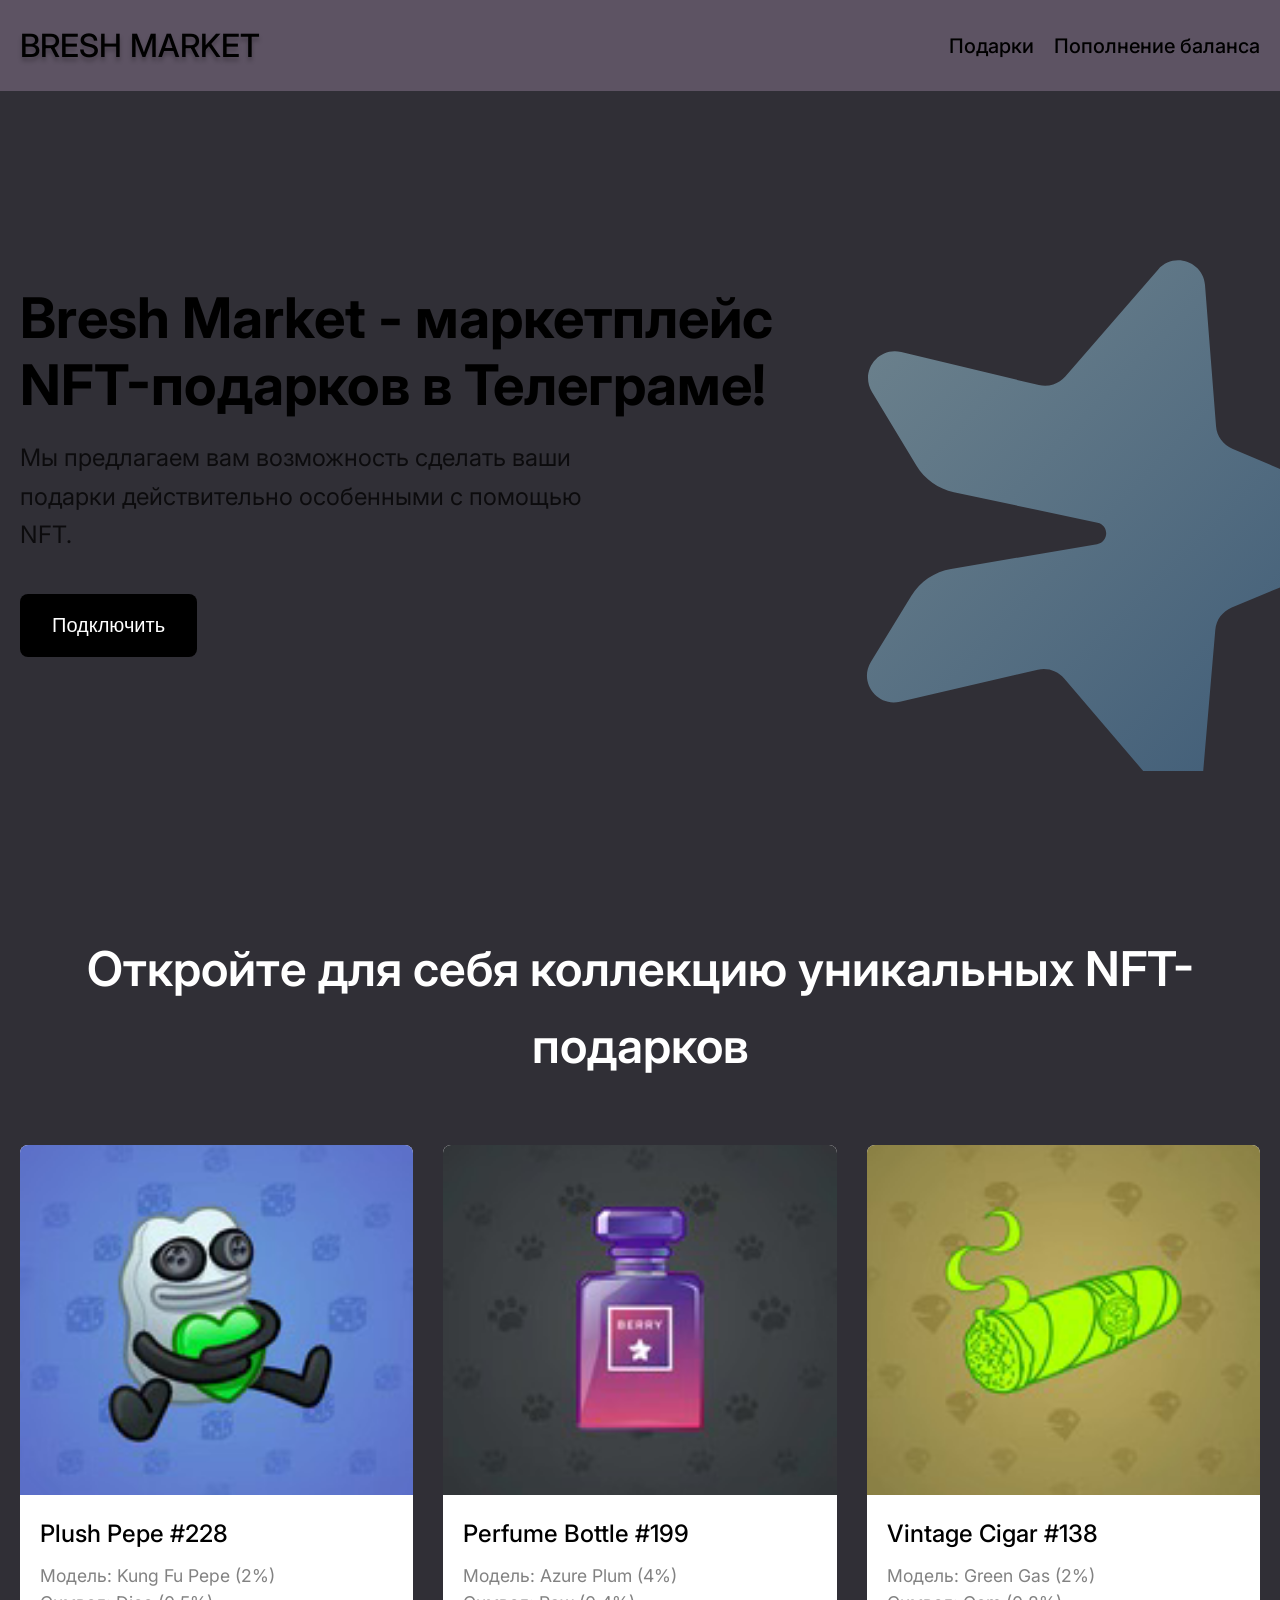
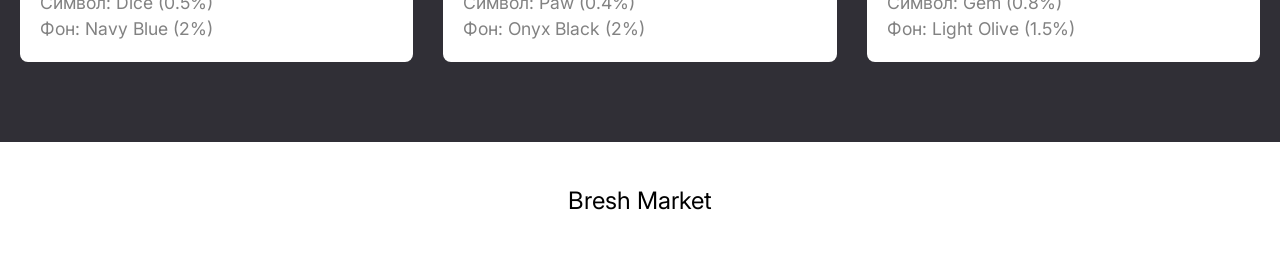
<file: kyrsach/index.html>
<!DOCTYPE html>
<html lang="ru">
<head>
    <meta charset="UTF-8">
    <meta name="viewport" content="width=device-width, initial-scale=1.0">
    <title>BreshMarket - NFT маркетплейс</title>
    <link href="https://fonts.googleapis.com/css?family=Inter&display=swap" rel="stylesheet">
    <link href="./css/main.css" rel="stylesheet">
</head>
<body>
<div class="page-wrapper">
    <header class="header">
        <div class="container header-container">
            <a href="index.html" class="nav-link"><h1 class="logo">BRESH MARKET</h1></a>
            <nav class="nav">
                <a href="market.html" class="nav-link">Подарки</a>
                <a href="top_up.html" class="nav-link">Пополнение баланса</a>
            </nav>
        </div>
    </header>

    <main class="main-content">
        <section class="hero-section">
            <div class="container hero-container">
                <div class="hero-text">
                    <h2 class="hero-title">Bresh Market - маркетплейс NFT-подарков в Телеграме!</h2>
                    <p class="hero-description">Мы предлагаем вам возможность сделать ваши подарки действительно особенными с помощью NFT.</p>
                    <button class="connect-btn large-btn">Подключить</button>
                </div>
                <div class="hero-image">
                    <img src="images/tg_star.svg" alt="Telegram Star" class="star-image">
                </div>
            </div>
        </section>

        <section class="collection-section">
            <div class="container">
                <h2 class="section-title">Откройте для себя коллекцию уникальных NFT-подарков</h2>
                <div class="nft-grid">
                    <div class="nft-card">
                        <div class="nft-image-container">
                            <img src="images/PlushPepe228.png" alt="Plush Pepe #228" class="nft-image">
                        </div>
                        <div class="nft-info">
                            <h3 class="nft-name">Plush Pepe #228</h3>
                            <p class="nft-description">
                                Модель: Kung Fu Pepe (2%)<br>
                                Символ: Dice (0.5%)<br>
                                Фон: Navy Blue (2%)
                            </p>
                        </div>
                    </div>

                    <div class="nft-card">
                        <div class="nft-image-container">
                            <img src="images/PerfumeBottle199.png" alt="Perfume Bottle #199" class="nft-image">
                        </div>
                        <div class="nft-info">
                            <h3 class="nft-name">Perfume Bottle #199</h3>
                            <p class="nft-description">
                                Модель: Azure Plum (4%)<br>
                                Символ: Paw (0.4%)<br>
                                Фон: Onyx Black (2%)
                            </p>
                        </div>
                    </div>

                    <div class="nft-card">
                        <div class="nft-image-container">
                            <img src="images/VintageCigar138.png" alt="Vintage Cigar #138" class="nft-image">
                        </div>
                        <div class="nft-info">
                            <h3 class="nft-name">Vintage Cigar #138</h3>
                            <p class="nft-description">
                                Модель: Green Gas (2%)<br>
                                Символ: Gem (0.8%)<br>
                                Фон: Light Olive (1.5%)
                            </p>
                        </div>
                    </div>
                </div>
            </div>
        </section>
    </main>

    <footer class="footer">
        <div class="container footer-container">
            <p class="footer-text">Bresh Market</p>
        </div>
    </footer>
</div>
</body>
</html>
</file>
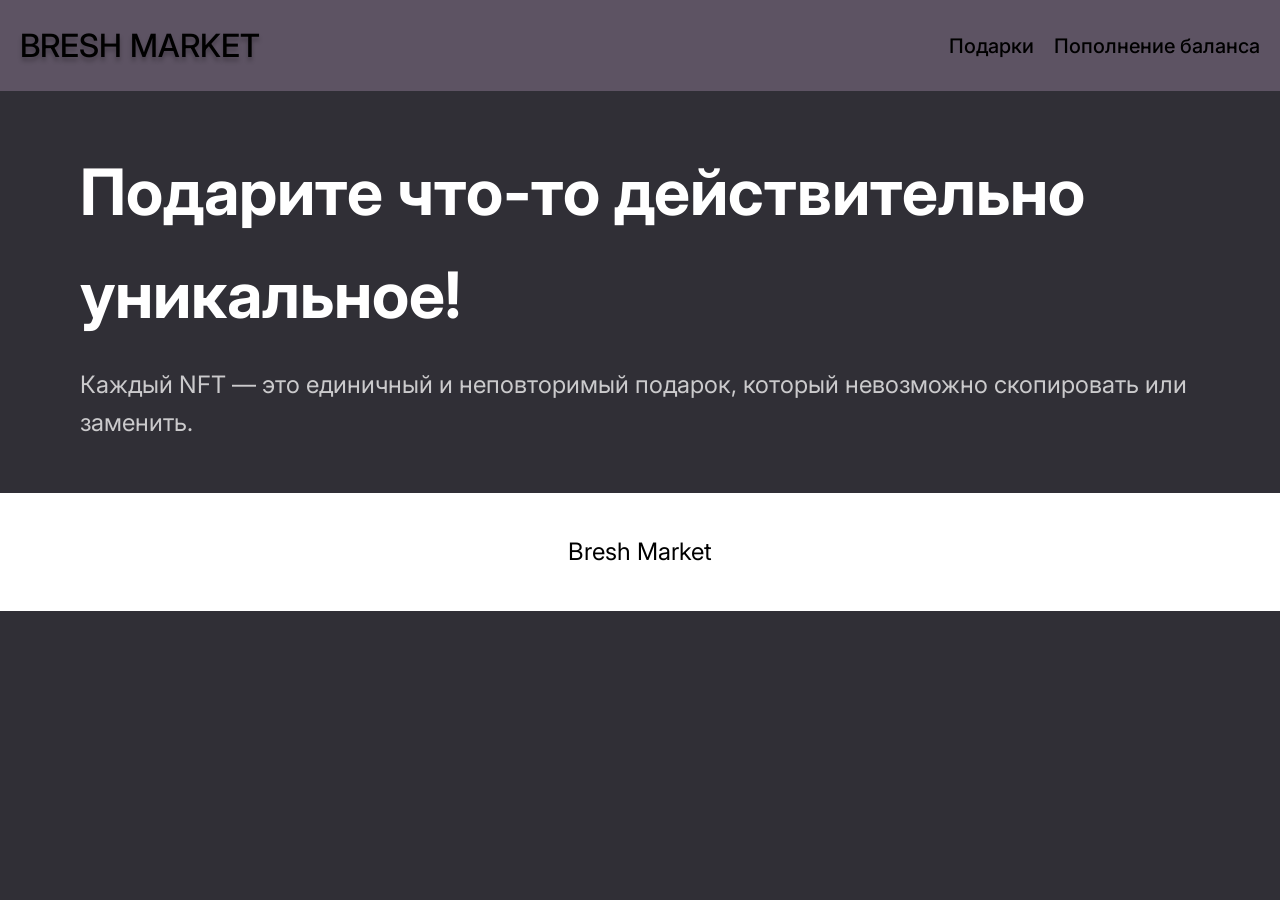
<file: kyrsach/market.html>
<!DOCTYPE html>
<html lang="ru">
<head>
    <meta charset="UTF-8">
    <meta name="viewport" content="width=device-width, initial-scale=1.0">
    <title>BRESH MARKET — NFT подарки</title>
    <link href="https://fonts.googleapis.com/css?family=Inter&display=swap" rel="stylesheet">
    <link href="css/main.css" rel="stylesheet">
    <link href="css/market.css" rel="stylesheet">
</head>
<body>
<div class="page-wrapper">
    <header class="header">
        <div class="container header-container">
            <a href="index.html" class="nav-link"><h1 class="logo">BRESH MARKET</h1></a>
            <nav class="nav">
                <a href="market.html" class="nav-link">Подарки</a>
                <a href="top_up.html" class="nav-link">Пополнение баланса</a>
            </nav>
        </div>
    </header>

    <main class="main-content">
        <section class="hero">
            <div class="container">
                <h1>Подарите что-то действительно уникальное!</h1>
                <p>Каждый NFT — это единичный и неповторимый подарок, который невозможно скопировать или заменить.</p>
            </div>
        </section>

        <section class="nft-grid" id="nftGrid">
        </section>
    </main>

    <footer class="footer">
        <div class="container footer-container">
            <p class="footer-text">Bresh Market</p>
        </div>
    </footer>
</div>
<script src="js/api_market.js"></script>
</body>
</html>
</file>
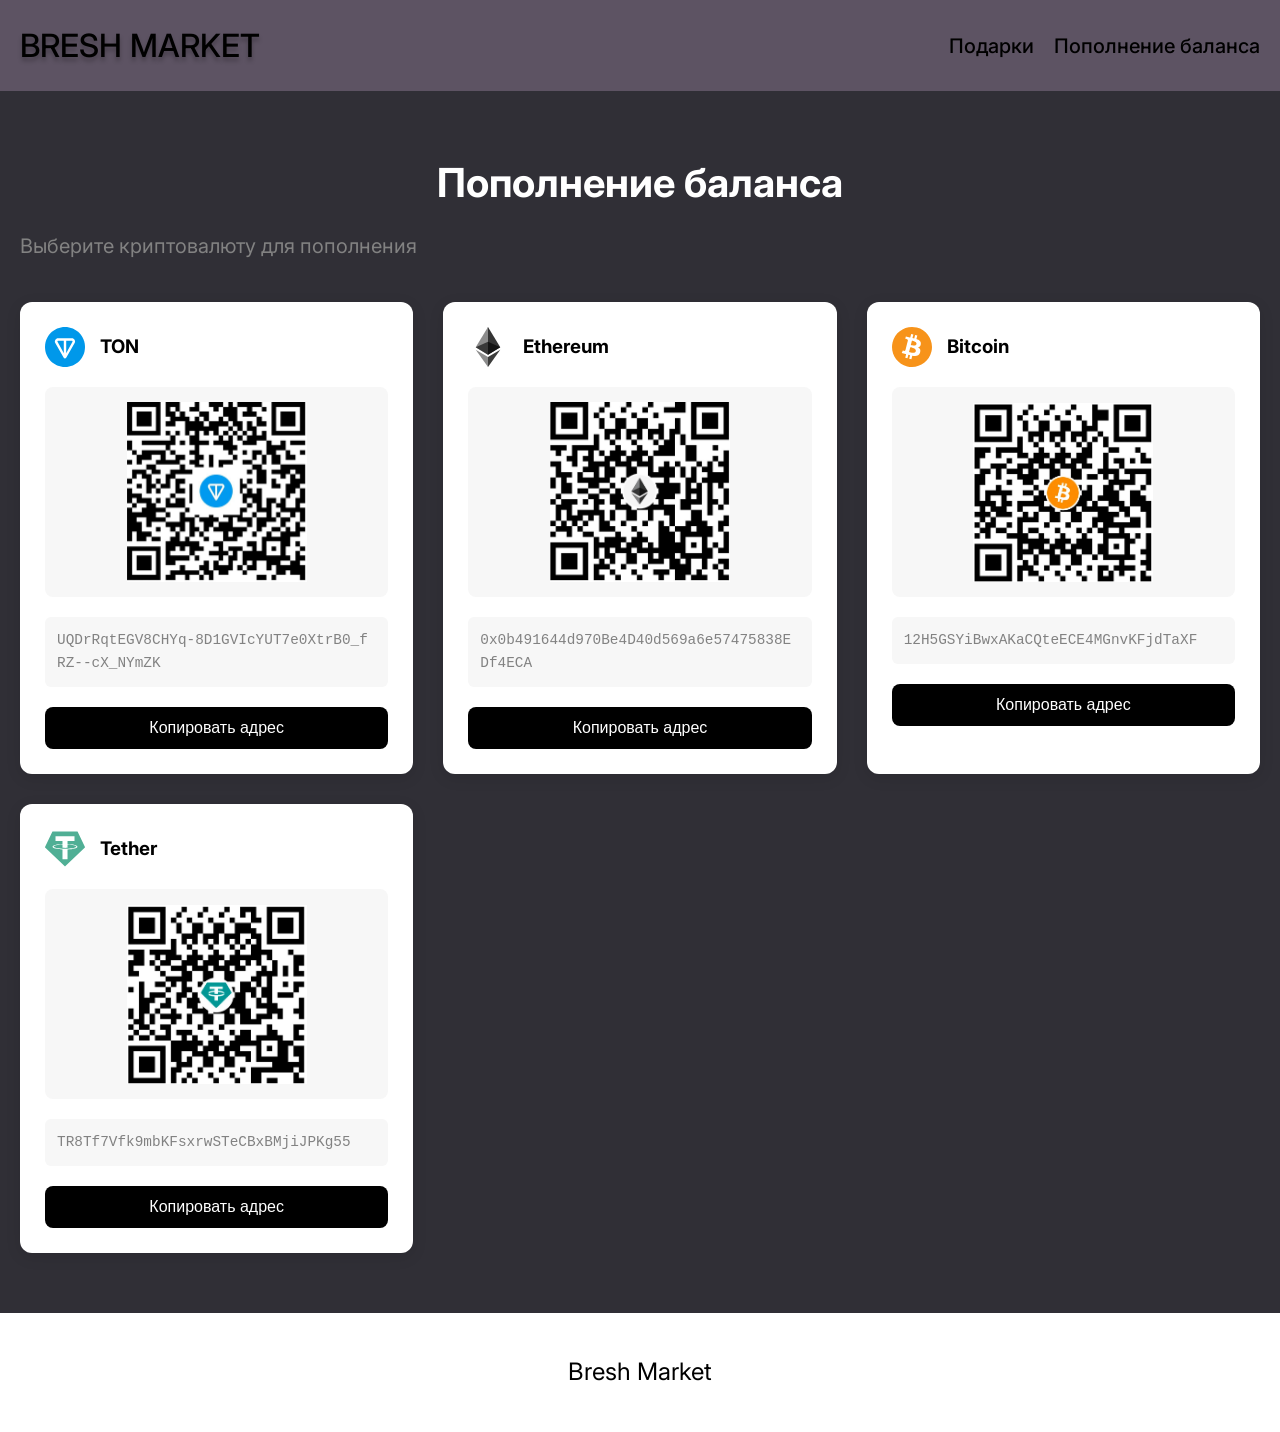
<file: kyrsach/top_up.html>
<!DOCTYPE html>
<html lang="ru">
<head>
    <meta charset="UTF-8">
    <meta name="viewport" content="width=device-width, initial-scale=1.0">
    <title>BRESH MARKET - Пополнение баланса</title>
    <link href="https://fonts.googleapis.com/css?family=Inter:wght@400;500;600;700&display=swap" rel="stylesheet">
    <link href="css/main.css" rel="stylesheet">
    <link href="css/top_up.css" rel="stylesheet">
</head>
<body>
<div class="page-wrapper">
    <header class="header">
        <div class="container header-container">
            <a href="index.html" class="nav-link"><h1 class="logo">BRESH MARKET</h1></a>
            <nav class="nav">
                <a href="market.html" class="nav-link">Подарки</a>
                <a href="top_up.html" class="nav-link">Пополнение баланса</a>
            </nav>
        </div>
    </header>

    <main class="main-content">
        <div class="container">
            <section class="payment-section">
                <h1 class="section-title">Пополнение баланса</h1>
                <p class="section-subtitle">Выберите криптовалюту для пополнения</p>

                <div class="crypto-grid" id="cryptoGrid">
                </div>
            </section>
        </div>
    </main>

    <footer class="footer">
        <div class="container footer-container">
            <p class="footer-text">Bresh Market</p>
        </div>
    </footer>
</div>
<script src="js/top_up.js"></script>
</body>
</html>
</file>
<file: kyrsach/css/main.css>
* {
    box-sizing: border-box;
    margin: 0;
    padding: 0;
}

html {
    height: 100%;
    font-size: 16px;
}

body {
    min-height: 100%;
    font-family: 'Inter', sans-serif;
    background-color: #302f36;
    color: #000000;
    display: flex;
    flex-direction: column;
    line-height: 1.6;
}

.page-wrapper {
    flex: 1;
    display: flex;
    flex-direction: column;
    width: 100%;
}

.container {
    width: 100%;
    max-width: 1440px;
    margin: 0 auto;
    padding: 0 20px;
}

.header {
    background-color: #5d5363;
    width: 100%;
    padding: 20px 0;
}

.header-container {
    display: flex;
    justify-content: space-between;
    align-items: center;
    flex-wrap: wrap;
    gap: 20px;
}

.logo {
    font-size: 2rem;
    font-weight: 500;
    color: #000000;
    text-shadow: 0px 4px 4px rgba(0, 0, 0, 0.25);
}

.nav {
    display: flex;
    align-items: center;
    gap: 20px;
}

.nav-link {
    color: #000000;
    text-decoration: none;
    font-size: 1.25rem;
    font-weight: 500;
    transition: opacity 0.3s;
}

.nav-link:hover {
    opacity: 0.8;
}

.connect-btn {
    background-color: #000000;
    color: #ffffff;
    border: none;
    border-radius: 8px;
    padding: 14px 24px;
    font-size: 1rem;
    font-weight: 500;
    cursor: pointer;
    transition: all 0.3s;
}

.connect-btn:hover {
    opacity: 0.9;
    transform: translateY(-2px);
}

.hero-section {
    width: 100%;
    padding: 80px 0;
    position: relative;
    overflow: hidden;
}

.hero-container {
    display: flex;
    align-items: center;
    position: relative;
    min-height: 600px;
}

.hero-text {
    flex: 1;
    max-width: 800px;
    z-index: 2;
}

.hero-title {
    font-size: 3.5rem;
    font-weight: 700;
    margin-bottom: 20px;
    line-height: 1.2;
}

.hero-description {
    font-size: 1.5rem;
    color: rgba(0, 0, 0, 0.75);
    margin-bottom: 40px;
    max-width: 600px;
}

.large-btn {
    padding: 20px 32px;
    font-size: 1.25rem;
}

.hero-image {
    position: absolute;
    right: 0;
    top: 50%;
    transform: translateY(-50%);
    width: 600px;
    height: 600px;
    z-index: 1;
}

.star-image {
    width: 100%;
    height: 100%;
    object-fit: contain;
}

.collection-section {
    width: 100%;
    padding: 80px 0;
    background-color: #302f36;
}

.section-title {
    font-size: 3rem;
    font-weight: 600;
    text-align: center;
    margin-bottom: 60px;
    color: #ffffff;
}

.nft-grid {
    display: grid;
    grid-template-columns: repeat(auto-fill, minmax(350px, 1fr));
    gap: 30px;
    width: 100%;
}

.nft-card {
    background-color: #ffffff;
    border-radius: 8px;
    overflow: hidden;
    transition: transform 0.3s;
}

.nft-card:hover {
    transform: translateY(-5px);
}

.nft-image-container {
    width: 100%;
    height: 350px;
    overflow: hidden;
}

.nft-image {
    width: 100%;
    height: 100%;
    object-fit: cover;
    display: block;
}

.nft-info {
    padding: 20px;
}

.nft-name {
    font-size: 1.5rem;
    font-weight: 500;
    margin-bottom: 10px;
}

.nft-description {
    color: #828282;
    font-size: 1.1rem;
    line-height: 1.5;
}

.footer {
    width: 100%;
    background-color: #ffffff;
    padding: 40px 0;
}

.footer-container {
    display: flex;
    flex-direction: column;
    align-items: center;
    gap: 20px;
}

.footer-text {
    font-size: 1.5rem;
    font-weight: 400;
}

.social-icon {
    width: 40px;
    height: 40px;
    background-color: #000000;
    border-radius: 4px;
}

@media (max-width: 1200px) {
    .hero-title {
        font-size: 3rem;
    }

    .hero-image {
        width: 500px;
        height: 500px;
    }
}

@media (max-width: 992px) {
    .hero-container {
        flex-direction: column;
        min-height: auto;
        padding-top: 40px;
        padding-bottom: 40px;
    }

    .hero-text {
        order: 1;
        margin-bottom: 40px;
        text-align: center;
    }

    .hero-image {
        position: relative;
        order: 2;
        transform: none;
        top: auto;
        right: auto;
        margin: 0 auto;
    }

    .hero-title, .hero-description {
        max-width: 100%;
    }

    .section-title {
        font-size: 2.5rem;
    }
}

@media (max-width: 768px) {
    .header-container {
        flex-direction: column;
        gap: 15px;
    }

    .nav {
        flex-wrap: wrap;
        justify-content: center;
    }

    .hero-title {
        font-size: 2.5rem;
    }

    .hero-description {
        font-size: 1.25rem;
    }

    .hero-image {
        width: 400px;
        height: 400px;
    }

    .nft-grid {
        grid-template-columns: 1fr;
    }
}

@media (max-width: 576px) {
    .hero-title {
        font-size: 2rem;
    }

    .hero-image {
        width: 300px;
        height: 300px;
    }

    .section-title {
        font-size: 2rem;
    }

    .nft-image-container {
        height: 300px;
    }
}
</file>
<file: kyrsach/css/market.css>
.hero {
    max-width: 1200px;
    margin: 50px auto;
    padding: 0 20px;
    color: #ffffff;
}

.hero h1 {
    font-size: 64px;
    font-weight: 700;
    margin-bottom: 20px;
}

.hero p {
    font-size: 24px;
    color: rgba(255, 255, 255, 0.75);
}

.nft-grid {
    display: grid;
    grid-template-columns: repeat(auto-fill, minmax(280px, 1fr));
    gap: 30px;
    width: 100%;
    margin: 0 auto;
    max-width: 1440px;
    padding: 0 20px;
}


.nft-card {
    background-color: #ffffff;
    border-radius: 8px;
    overflow: hidden;
    transition: transform 0.3s, box-shadow 0.3s;
    box-shadow: 0 4px 6px rgba(0, 0, 0, 0.1);
    width: 100%;
    max-width: 350px;
    margin: 0 auto;
}

.nft-info {
    padding: 20px;
}

.nft-name {
    font-size: 1.5rem;
    font-weight: 500;
    margin-bottom: 10px;
}

.nft-description {
    color: #828282;
    font-size: 1.1rem;
    line-height: 1.5;
}

.nft-image-container {
    width: 100%;
    height: 280px;
    overflow: hidden;
}

.nft-image {
    width: 100%;
    height: 100%;
    object-fit: cover;
    transition: transform 0.5s;
}

.nft-card:hover .nft-image {
    transform: scale(1.05);
}


@media (max-width: 1200px) {
    .nft-grid {
        grid-template-columns: repeat(auto-fill, minmax(250px, 1fr));
    }
}

@media (max-width: 768px) {
    .nft-grid {
        grid-template-columns: repeat(2, 1fr);
    }

    .nft-image-container {
        height: 200px;
    }
}

@media (max-width: 576px) {
    .nft-grid {
        grid-template-columns: 1fr;
    }
}

@media (max-width: 992px) {
    .hero h1 {
        font-size: 48px;
    }
    .hero p {
        font-size: 20px;
    }
}

@media (max-width: 768px) {
    .hero h1 {
        font-size: 36px;
    }
    .hero p {
        font-size: 18px;
    }
    .nft-grid {
        grid-template-columns: repeat(2, 1fr);
    }
}

@media (max-width: 480px) {
    .nft-grid {
        grid-template-columns: 1fr;
    }
}
</file>
<file: kyrsach/css/top_up.css>
:root {
    --primary-bg: #312f36;
    --secondary-bg: #5d5363;
    --accent: #6c5ce7;
    --text-dark: #000;
    --text-light: #fff;
    --text-gray: #828282;
    --card-bg: #fff;
    --success: #4caf50;
}

.payment-section {
    padding: 60px 0;
}

.section-title {
    font-size: 2.5rem;
    font-weight: 700;
    color: var(--text-light);
    margin-bottom: 15px;
}

.section-subtitle {
    font-size: 1.25rem;
    color: var(--text-gray);
    margin-bottom: 40px;
}

.crypto-grid {
    display: grid;
    grid-template-columns: repeat(auto-fill, minmax(300px, 1fr));
    gap: 30px;
}

.crypto-card {
    background-color: var(--card-bg);
    border-radius: 12px;
    padding: 25px;
    box-shadow: 0 4px 15px rgba(0, 0, 0, 0.1);
    transition: transform 0.3s;
}

.crypto-card:hover {
    transform: translateY(-5px);
}

.crypto-header {
    display: flex;
    align-items: center;
    gap: 15px;
    margin-bottom: 20px;
}

.crypto-icon {
    width: 40px;
    height: 40px;
}

.crypto-name {
    font-size: 1.5rem;
    font-weight: 600;
    color: var(--text-dark);
}

.qr-code {
    width: 100%;
    background-color: #f7f7f7;
    border-radius: 8px;
    padding: 15px;
    margin-bottom: 20px;
    display: flex;
    justify-content: center;
}

.qr-code img {
    width: 180px;
    height: 180px;
    object-fit: contain;
}

.crypto-address {
    font-family: 'Courier New', monospace;
    font-size: 0.9rem;
    color: var(--text-gray);
    word-break: break-all;
    margin-bottom: 20px;
    background-color: #f7f7f7;
    padding: 12px;
    border-radius: 6px;
}

.copy-btn {
    background-color: var(--text-dark);
    color: var(--text-light);
    border: none;
    border-radius: 8px;
    padding: 12px;
    font-size: 1rem;
    font-weight: 500;
    cursor: pointer;
    width: 100%;
    transition: all 0.3s;
    display: flex;
    align-items: center;
    justify-content: center;
    gap: 8px;
}

.copy-btn:hover {
    background-color: var(--accent);
}

.copy-btn.copied {
    background-color: var(--success);
}

@media (max-width: 768px) {
    .section-title {
        font-size: 2rem;
    }

    .section-subtitle {
        font-size: 1.1rem;
    }
}

@media (max-width: 576px) {
    .crypto-grid {
        grid-template-columns: 1fr;
    }
}
</file>
